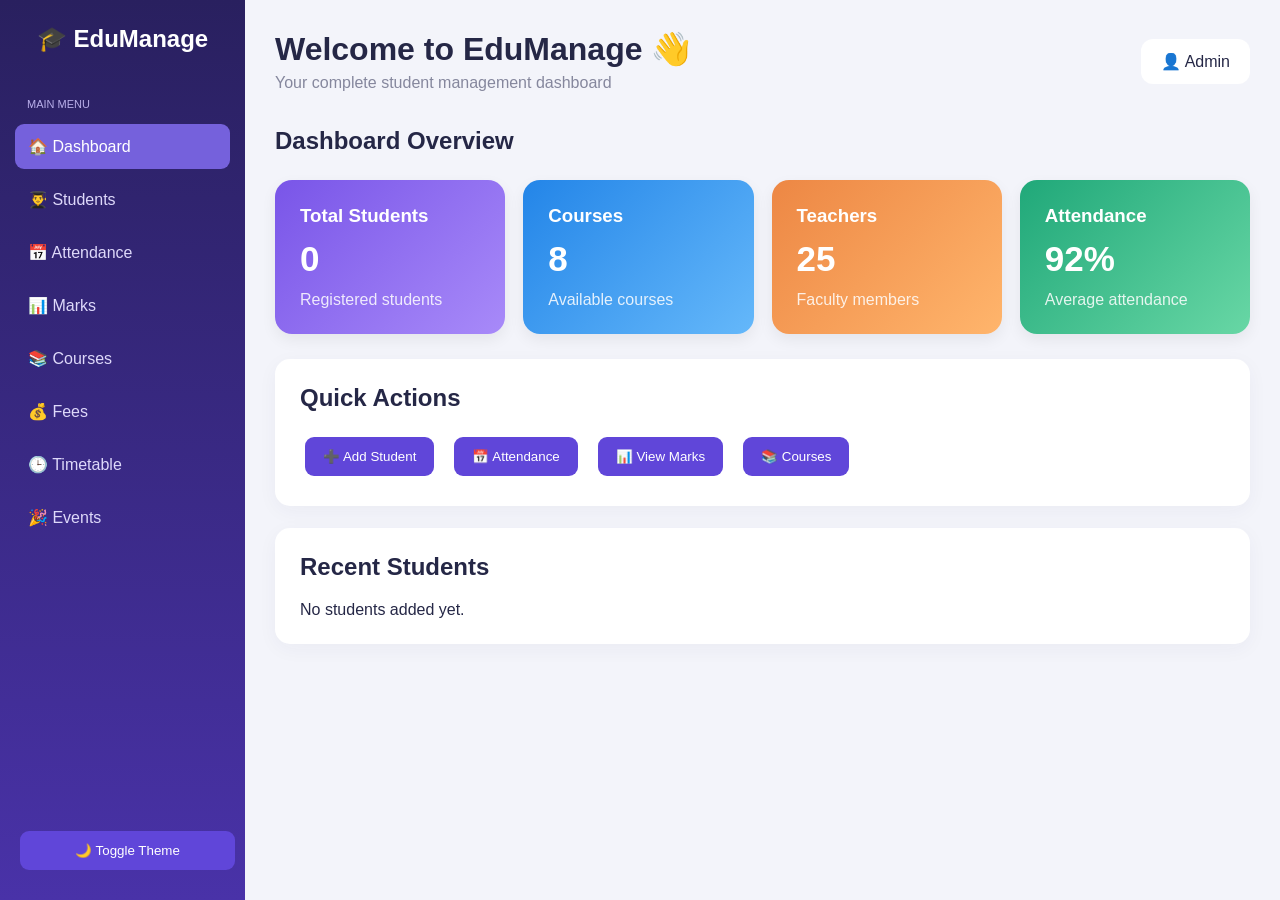
<file: index.html>
<!DOCTYPE html>
<html lang="en">
<head>
    <meta charset="UTF-8">
    <meta name="viewport" content="width=device-width, initial-scale=1.0">
    <title>Student Management System</title>
    <link rel="stylesheet" href="style.css">
</head>
<body>

<div class="sidebar">
    <h2>🎓 EduManage</h2>

    <p class="menu-title">MAIN MENU</p>

    <a href="#" class="active" onclick="showPage('dashboard',this)">🏠 Dashboard</a>
    <a href="#" onclick="showPage('students',this)">👨‍🎓 Students</a>
    <a href="#" onclick="showPage('attendance',this)">📅 Attendance</a>
    <a href="#" onclick="showPage('marks',this)">📊 Marks</a>
    <a href="#" onclick="showPage('courses',this)">📚 Courses</a>
    <a href="#" onclick="showPage('fees',this)">💰 Fees</a>
    <a href="#" onclick="showPage('timetable',this)">🕒 Timetable</a>
    <a href="#" onclick="showPage('events',this)">🎉 Events</a>

    <div class="sidebar-bottom">
        <button onclick="toggleTheme()">🌙 Toggle Theme</button>
    </div>
</div>

<main class="main">

    <header>
        <div>
            <h1>Welcome to EduManage 👋</h1>
            <p>Your complete student management dashboard</p>
        </div>
        <div class="profile">👤 Admin</div>
    </header>

    <!-- DASHBOARD -->
    <section id="dashboard" class="page">

        <h2>Dashboard Overview</h2>

        <div class="stats">

            <div class="stat purple">
                <h3>Total Students</h3>
                <h1 id="totalStudents">0</h1>
                <p>Registered students</p>
            </div>

            <div class="stat blue">
                <h3>Courses</h3>
                <h1>8</h1>
                <p>Available courses</p>
            </div>

            <div class="stat orange">
                <h3>Teachers</h3>
                <h1>25</h1>
                <p>Faculty members</p>
            </div>

            <div class="stat green">
                <h3>Attendance</h3>
                <h1>92%</h1>
                <p>Average attendance</p>
            </div>

        </div>

        <div class="panel">
            <h2>Quick Actions</h2>
            <div class="quick">
                <button onclick="showPage('students')">➕ Add Student</button>
                <button onclick="showPage('attendance')">📅 Attendance</button>
                <button onclick="showPage('marks')">📊 View Marks</button>
                <button onclick="showPage('courses')">📚 Courses</button>
            </div>
        </div>

        <div class="panel">
            <h2>Recent Students</h2>
            <div id="recentStudents">No students added yet.</div>
        </div>

    </section>

    <!-- STUDENTS -->
    <section id="students" class="page hidden">

        <h2>Student Management</h2>

        <div class="panel">

            <h3>Add New Student</h3>

            <input id="studentName" placeholder="Student Name">
            <input id="studentRoll" placeholder="Roll Number">
            <input id="studentEmail" placeholder="Email Address">

            <select id="studentCourse">
                <option value="">Select Course</option>
                <option>BCA</option>
                <option>BSc Computer Science</option>
                <option>BCom</option>
                <option>BBA</option>
                <option>BTech</option>
            </select>

            <button onclick="addStudent()">Add Student</button>

        </div>

        <div class="panel">

            <h3>Student List</h3>

            <input id="searchStudent"
                   placeholder="🔍 Search students..."
                   oninput="renderStudents()">

            <div class="table-wrap">
                <table>
                    <thead>
                        <tr>
                            <th>Name</th>
                            <th>Roll No</th>
                            <th>Email</th>
                            <th>Course</th>
                            <th>Action</th>
                        </tr>
                    </thead>
                    <tbody id="studentTable"></tbody>
                </table>
            </div>

        </div>

    </section>

    <!-- ATTENDANCE -->
    <section id="attendance" class="page hidden">
        <h2>Attendance Management</h2>
        <div class="panel">
            <h3>Mark Attendance</h3>
            <input type="date" id="attendanceDate">
            <div id="attendanceList"></div>
            <button onclick="saveAttendance()">Save Attendance</button>
        </div>
    </section>

    <!-- MARKS -->
    <section id="marks" class="page hidden">
        <h2>Marks Management</h2>
        <div class="panel">
            <h3>Enter Student Marks</h3>
            <select id="marksStudent"></select>
            <input type="number" id="marksValue"
                   placeholder="Enter marks (0-100)" min="0" max="100">
            <button onclick="saveMarks()">Save Marks</button>
            <div id="marksList"></div>
        </div>
    </section>

    <!-- COURSES -->
    <section id="courses" class="page hidden">
        <h2>Course Management</h2>
        <div class="panel">
            <h3>Available Courses</h3>
            <div class="course-grid">
                <div class="course">💻<h3>BCA</h3><p>Computer Applications</p></div>
                <div class="course">⚙️<h3>BTech</h3><p>Engineering</p></div>
                <div class="course">📈<h3>BBA</h3><p>Business Administration</p></div>
                <div class="course">📚<h3>BCom</h3><p>Commerce</p></div>
                <div class="course">🔬<h3>BSc</h3><p>Science</p></div>
            </div>
        </div>
    </section>

    <!-- FEES -->
    <section id="fees" class="page hidden">
        <h2>Fees Management</h2>
        <div class="panel">
            <h3>Fee Details</h3>
            <select id="feeStudent"></select>
            <input type="number" id="feeAmount" placeholder="Enter fee amount">
            <select id="feeStatus">
                <option>Paid</option>
                <option>Pending</option>
            </select>
            <button onclick="saveFee()">Save Fee</button>
            <div id="feeList"></div>
        </div>
    </section>

    <!-- TIMETABLE -->
    <section id="timetable" class="page hidden">
        <h2>Class Timetable</h2>
        <div class="panel table-wrap">
            <table>
                <tr><th>Day</th><th>9 AM</th><th>11 AM</th><th>2 PM</th></tr>
                <tr><td>Monday</td><td>Python</td><td>Java</td><td>DBMS</td></tr>
                <tr><td>Tuesday</td><td>HTML</td><td>CSS</td><td>JavaScript</td></tr>
                <tr><td>Wednesday</td><td>DBMS</td><td>Python</td><td>Maths</td></tr>
                <tr><td>Thursday</td><td>Java</td><td>HTML</td><td>English</td></tr>
                <tr><td>Friday</td><td>CSS</td><td>DBMS</td><td>Python</td></tr>
            </table>
        </div>
    </section>

    <!-- EVENTS -->
    <section id="events" class="page hidden">
        <h2>College Events</h2>
        <div class="panel">
            <h3>Add Event</h3>
            <input id="eventName" placeholder="Event Name">
            <input type="date" id="eventDate">
            <button onclick="addEvent()">Add Event</button>
            <div id="eventList"></div>
        </div>
    </section>

</main>

<script src="script.js"></script>
</body>
</html>
</file>
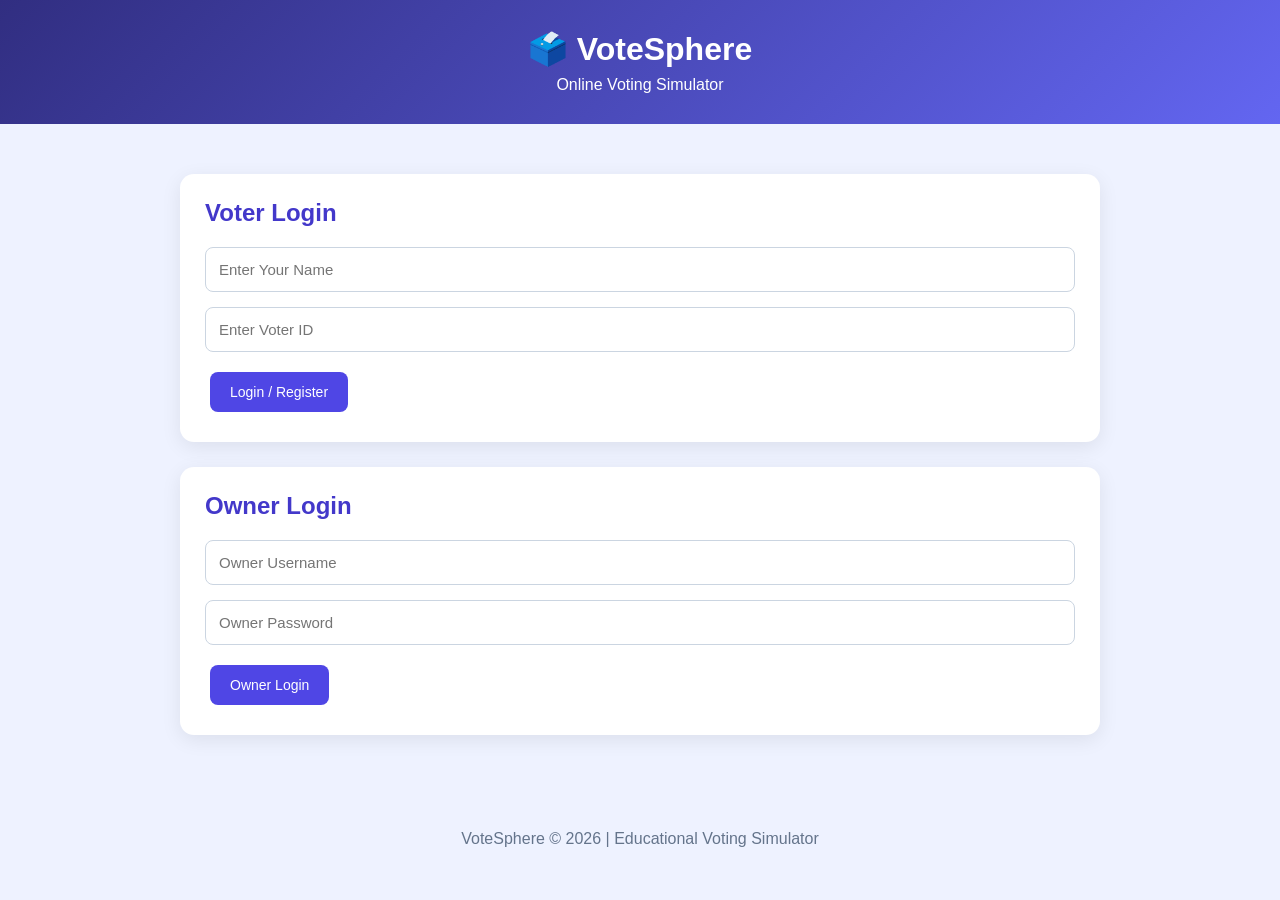
<file: voter-dashboard.html>
<!DOCTYPE html>
<html lang="en">
<head>
    <meta charset="UTF-8">
    <meta name="viewport" content="width=device-width, initial-scale=1.0">

    <title>VoteSphere - Voter Dashboard</title>

    <link rel="stylesheet" href="voter.css">
</head>

<body id="voterDashboardPage">

    <header>
        <h1>🗳️ VoteSphere</h1>
        <p>Voter Dashboard</p>
    </header>

    <main class="container">

        <section class="card">

            <h2 id="welcomeMessage">Welcome!</h2>

            <h3>Election Candidates</h3>

            <div id="candidateList" class="candidate-grid"></div>

          <button type="button" id="logoutBtn">
    Logout
</button>

        </section>

    </main>

    <footer>
        <p>VoteSphere © 2026 | Educational Voting Simulator</p>
    </footer>

    <script src="voter.js"></script>

</body>
</html>
</file>
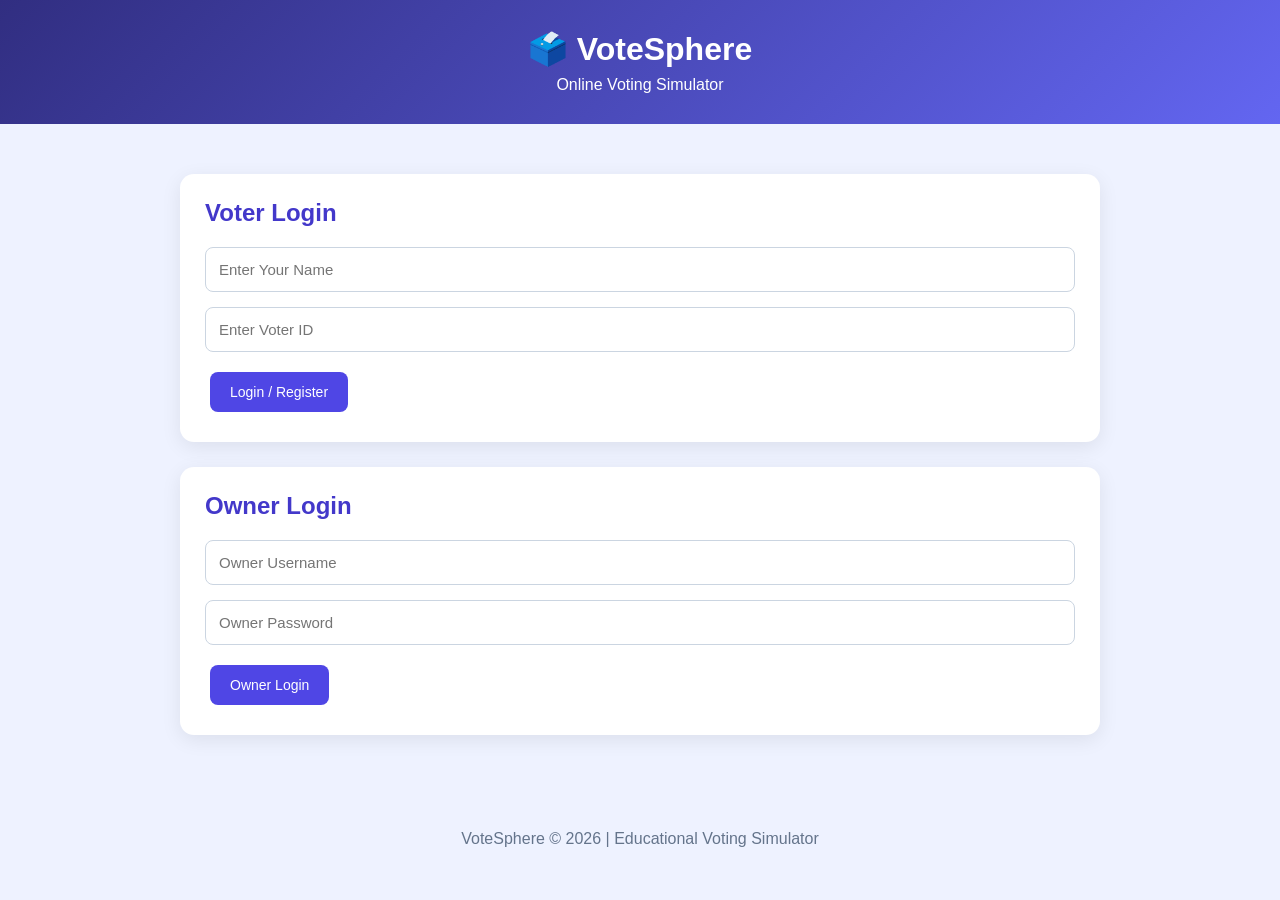
<file: voter.html>
<!DOCTYPE html>
<html lang="en">
<head>
    <meta charset="UTF-8">
    <meta name="viewport" content="width=device-width, initial-scale=1.0">
    <title>VoteSphere - Online Voting</title>
    <link rel="stylesheet" href="voter.css">
</head>
<body>

<header>
    <h1>🗳️ VoteSphere</h1>
    <p>Online Voting Simulator</p>
</header>

<main class="container">

    <!-- VOTER LOGIN -->
    <section class="card" id="loginSection">
        <h2>Voter Login</h2>

        <input type="text"
               id="voterName"
               placeholder="Enter Your Name"
               autocomplete="name">

        <input type="text" id="voterId"
               placeholder="Enter Voter ID">

        <button id="loginBtn">Login / Register</button>

        <p id="loginMessage"></p>
    </section>

    <!-- VOTING SECTION -->
    <section class="card hidden" id="votingSection">
        <h2>Election Candidates</h2>

        <p id="welcomeMessage"></p>

        <div id="candidateList" class="candidate-grid"></div>

        <button id="logoutBtn" class="secondary">Logout</button>
    </section>

    <!-- OWNER LOGIN -->
    <section class="card">
        <h2>Owner Login</h2>

        <input type="text" id="ownerUsername"
               placeholder="Owner Username">

        <input type="password" id="ownerPassword"
               placeholder="Owner Password">

        <button id="ownerLoginBtn">Owner Login</button>
    </section>

</main>

<footer>
    <p>VoteSphere © 2026 | Educational Voting Simulator</p>
</footer>

<script src="voter.js"></script>
<script src="owner.js"></script>

</body>
</html>
</file>
<file: style.css>
* {
    margin: 0;
    padding: 0;
    box-sizing: border-box;
    font-family: 'Segoe UI', sans-serif;
}

body {
    display: flex;
    background: #f3f4fa;
    color: #252746;
    min-height: 100vh;
}

/* SIDEBAR */

.sidebar {
    width: 245px;
    background: linear-gradient(180deg, #29205f, #4932a8);
    color: white;
    padding: 25px 15px;
    position: fixed;
    height: 100vh;
    display: flex;
    flex-direction: column;
}

.sidebar h2 {
    margin-bottom: 35px;
    text-align: center;
}

.menu-title {
    font-size: 11px;
    color: #b9afea;
    margin: 10px 12px;
}

.sidebar a {
    display: block;
    color: #ded9fa;
    text-decoration: none;
    padding: 13px;
    border-radius: 9px;
    margin: 4px 0;
    transition: 0.3s;
}

.sidebar a:hover,
.sidebar a.active {
    background: #7561dc;
    color: white;
}

.sidebar-bottom {
    margin-top: auto;
}

.sidebar button {
    width: 100%;
}

/* MAIN */

.main {
    margin-left: 245px;
    padding: 30px;
    width: calc(100% - 245px);
}

header {
    display: flex;
    justify-content: space-between;
    align-items: center;
    margin-bottom: 35px;
    gap: 15px;
}

header p {
    color: #85879d;
    margin-top: 6px;
}

.profile {
    background: white;
    padding: 13px 20px;
    border-radius: 12px;
}

/* DASHBOARD CARDS */

.stats {
    display: grid;
    grid-template-columns: repeat(4, 1fr);
    gap: 18px;
    margin: 25px 0;
}

.stat {
    padding: 25px;
    border-radius: 17px;
    color: white;
    box-shadow: 0 6px 15px #00000010;
}

.stat h1 {
    font-size: 35px;
    margin: 12px 0;
}

.stat p {
    opacity: 0.85;
}

.purple {
    background: linear-gradient(135deg, #7955e8, #a88af9);
}

.blue {
    background: linear-gradient(135deg, #2385e8, #65b8fa);
}

.orange {
    background: linear-gradient(135deg, #ed8744, #ffb56c);
}

.green {
    background: linear-gradient(135deg, #20a879, #68d7a5);
}

/* PANELS */

.panel {
    background: white;
    padding: 25px;
    border-radius: 15px;
    margin: 22px 0;
    box-shadow: 0 5px 20px #24245a0b;
}

.panel h3,
.panel h2 {
    margin-bottom: 20px;
}

/* BUTTONS */

button {
    border: none;
    padding: 12px 18px;
    background: #6046d9;
    color: white;
    border-radius: 9px;
    cursor: pointer;
    margin: 5px;
    transition: 0.3s;
}

button:hover {
    background: #3e2a9e;
    transform: translateY(-2px);
}

.quick {
    display: flex;
    flex-wrap: wrap;
    gap: 10px;
}

/* INPUTS */

input, select {
    padding: 13px;
    border: 1px solid #dddfea;
    border-radius: 8px;
    margin: 8px 5px 12px 0;
    outline: none;
    background: white;
    color: #252746;
    max-width: 100%;
}

input:focus, select:focus {
    border-color: #7955e8;
    box-shadow: 0 0 0 3px #7955e820;
}

/* TABLE */

.table-wrap {
    overflow-x: auto;
}

table {
    width: 100%;
    border-collapse: collapse;
    min-width: 600px;
}

th {
    background: #eeeaff;
    color: #6046d9;
}

td, th {
    padding: 15px;
    text-align: left;
    border-bottom: 1px solid #eee;
}

tr:hover {
    background: #f8f7ff;
}

/* COURSES */

.course-grid {
    display: grid;
    grid-template-columns: repeat(auto-fit, minmax(160px, 1fr));
    gap: 15px;
}

.course {
    padding: 25px;
    text-align: center;
    background: linear-gradient(135deg, #eeeaff, #e5f3ff);
    border-radius: 14px;
    font-size: 25px;
}

.course h3 {
    margin: 10px;
    color: #4932a8;
}

.course p {
    font-size: 13px;
}

/* PAGES */

.hidden {
    display: none;
}

/* DARK MODE */

body.dark {
    background: #171827;
    color: #f2f2fa;
}

body.dark .panel,
body.dark .profile {
    background: #25263a;
    color: white;
}

body.dark input,
body.dark select {
    background: #303148;
    color: white;
    border-color: #45465e;
}

body.dark th {
    background: #37315b;
    color: white;
}

body.dark td {
    border-color: #414157;
}

body.dark tr:hover {
    background: #303148;
}

/* RESPONSIVE */

@media(max-width: 1000px) {
    .stats {
        grid-template-columns: repeat(2, 1fr);
    }
}

@media(max-width: 700px) {
    .sidebar {
        width: 75px;
        padding: 15px 5px;
        overflow-y: auto;
    }

    .sidebar h2 {
        font-size: 11px;
    }

    .sidebar a {
        font-size: 11px;
        padding: 10px 3px;
        text-align: center;
    }

    .menu-title {
        display: none;
    }

    .sidebar-bottom button {
        font-size: 10px;
        padding: 8px 2px;
    }

    .main {
        margin-left: 75px;
        width: calc(100% - 75px);
        padding: 15px;
    }

    header {
        align-items: flex-start;
        flex-direction: column;
    }

    .stats {
        grid-template-columns: 1fr;
    }
}
</file>
<file: voter.css>
* {
    margin: 0;
    padding: 0;
    box-sizing: border-box;
}

body {
    font-family: Arial, sans-serif;
    background: #eef2ff;
    color: #1e293b;
}

header {
    background: linear-gradient(135deg, #312e81, #6366f1);
    color: white;
    text-align: center;
    padding: 30px;
}

header h1 {
    font-size: 32px;
    margin-bottom: 8px;
}

.container {
    max-width: 950px;
    margin: 35px auto;
    padding: 15px;
}

.card {
    background: white;
    padding: 25px;
    margin-bottom: 25px;
    border-radius: 14px;
    box-shadow: 0 5px 20px rgba(0,0,0,0.08);
}

.card h2 {
    color: #4338ca;
    margin-bottom: 20px;
}

input {
    display: block;
    width: 100%;
    padding: 13px;
    margin-bottom: 15px;
    border: 1px solid #cbd5e1;
    border-radius: 8px;
    font-size: 15px;
}

input:focus {
    outline: 2px solid #6366f1;
}

button {
    background: #4f46e5;
    color: white;
    border: none;
    padding: 12px 20px;
    border-radius: 8px;
    cursor: pointer;
    margin: 5px;
    font-size: 14px;
}

button:hover {
    background: #3730a3;
}

.secondary {
    background: #64748b;
}

.secondary:hover {
    background: #475569;
}

.hidden {
    display: none;
}

.candidate-grid,
.dashboard-grid {
    display: grid;
    grid-template-columns: repeat(auto-fit, minmax(180px, 1fr));
    gap: 15px;
}

.candidate {
    border: 1px solid #c7d2fe;
    padding: 18px;
    border-radius: 10px;
    text-align: center;
}

.candidate h3 {
    margin-bottom: 12px;
    color: #3730a3;
}

#dashboardContent {
    min-height: 180px;
}

.stat {
    background: #eef2ff;
    padding: 20px;
    border-radius: 10px;
    margin: 10px 0;
}

footer {
    text-align: center;
    padding: 20px;
    color: #64748b;
}
input {
    pointer-events: auto !important;
    position: relative;
    z-index: 10;
    user-select: text;
    cursor: text;
}

input:focus {
    outline: 2px solid #2563eb;
}
</file>
